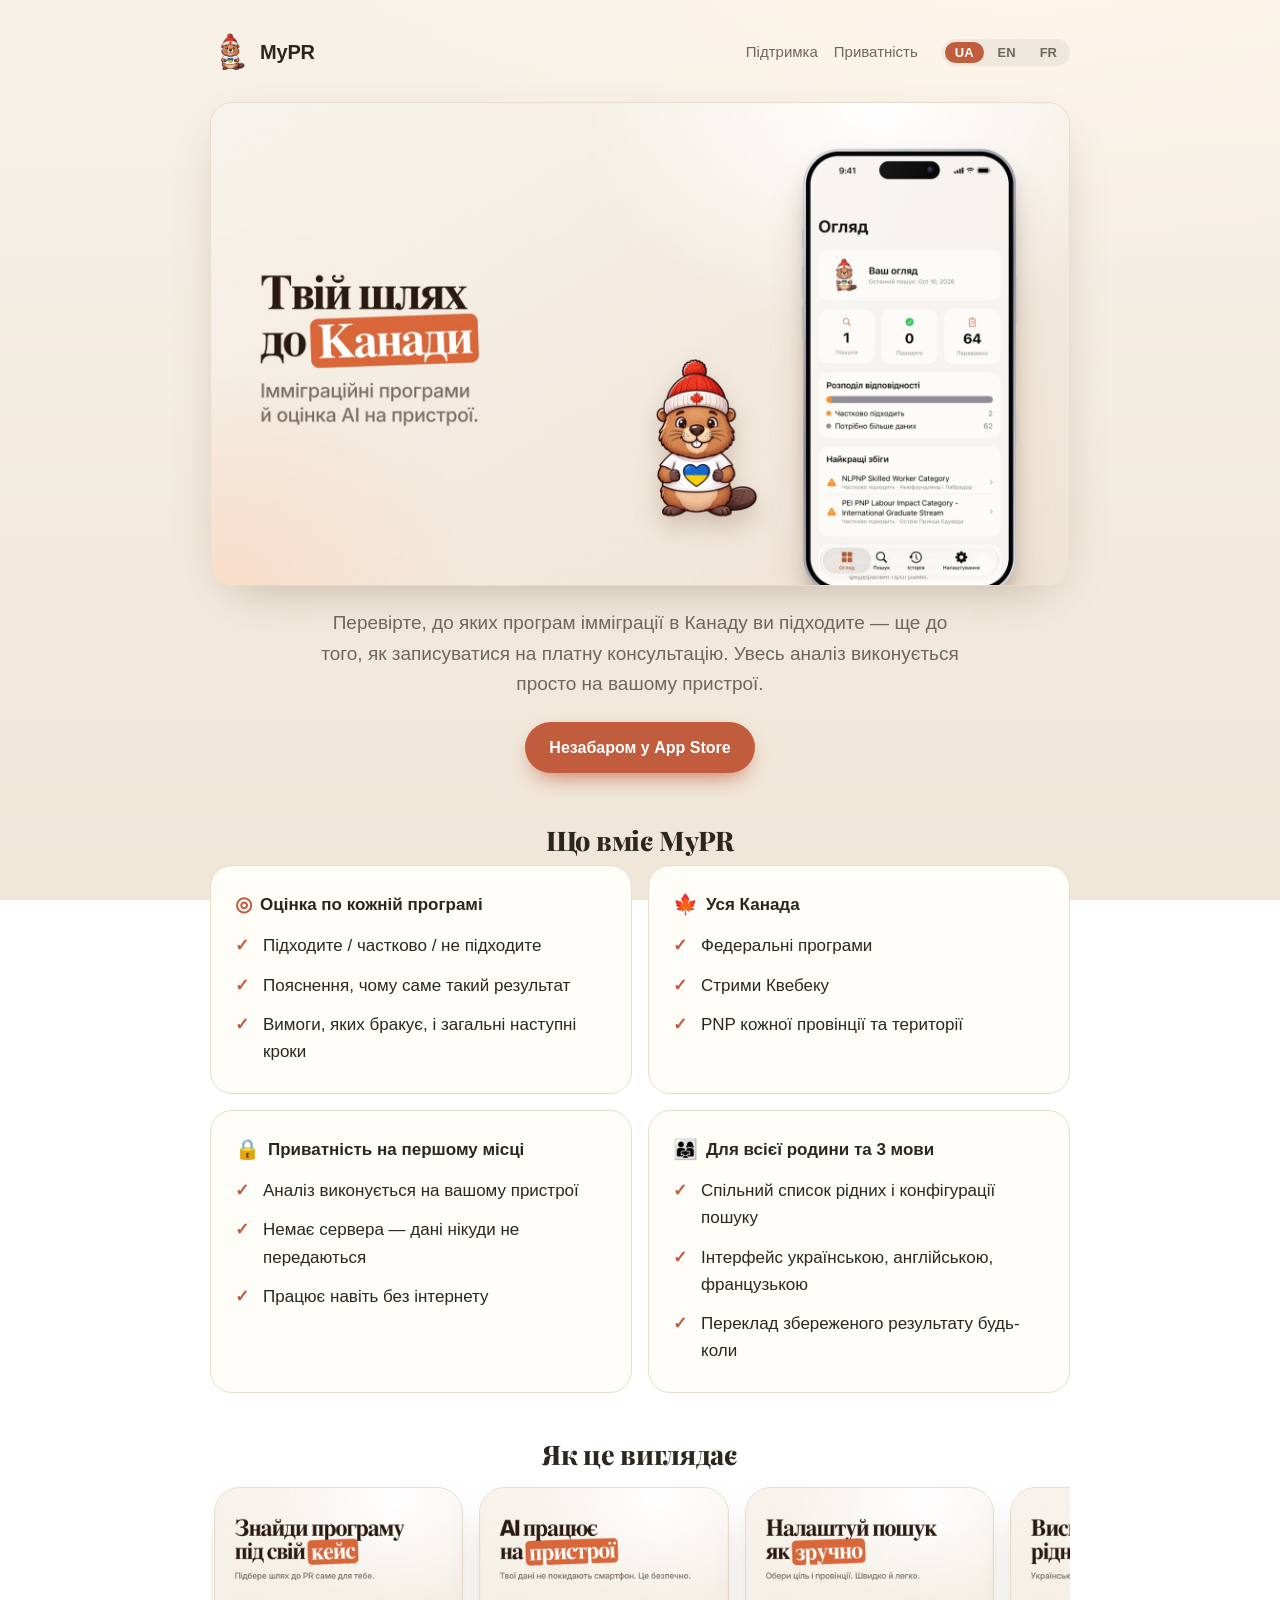
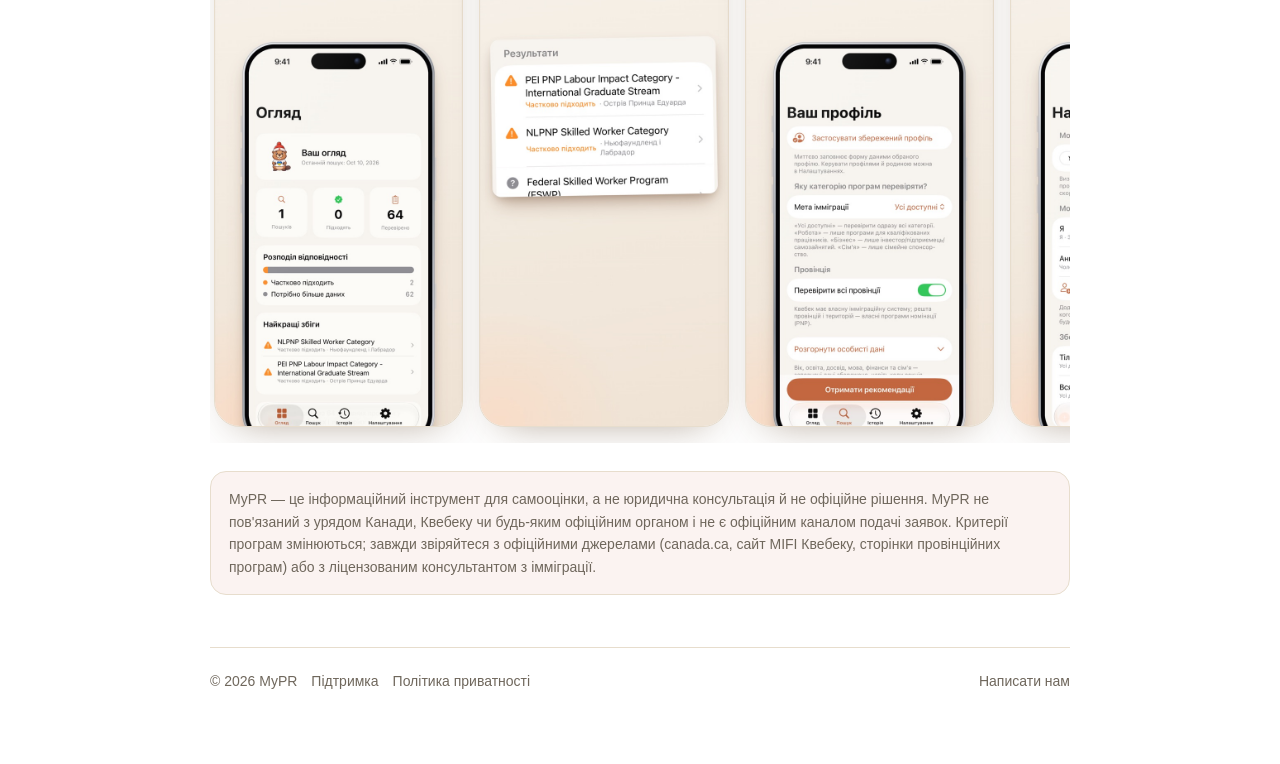
<file: index.html>
<!DOCTYPE html>
<html lang="uk">
<head>
  <meta charset="utf-8">
  <meta name="viewport" content="width=device-width, initial-scale=1">
  <title>MyPR — твій шлях до Канади</title>
  <meta name="description" content="MyPR аналізує ваш профіль за критеріями федеральних програм, Квебеку та всіх провінцій Канади. Увесь аналіз — на вашому пристрої, без серверів.">
  <link rel="icon" href="assets/beaver.png">
  <link rel="apple-touch-icon" href="assets/beaver.png">
  <link rel="preconnect" href="https://fonts.googleapis.com">
  <link rel="preconnect" href="https://fonts.gstatic.com" crossorigin>
  <link href="https://fonts.googleapis.com/css2?family=Playfair+Display:wght@700;800&display=swap" rel="stylesheet">
  <link rel="stylesheet" href="styles.css">
</head>
<body>
  <div class="wrap">
    <header class="site">
      <a class="brand" href="index.html">
        <img src="assets/beaver.png" alt="MyPR">
        <span class="name">MyPR</span>
      </a>
      <nav class="site">
        <a class="navlink" href="support.html">Підтримка</a>
        <a class="navlink" href="privacy.html">Приватність</a>
        <span class="lang-switch">
          <a class="active" href="index.html">UA</a>
          <a href="en/index.html">EN</a>
          <a href="fr/index.html">FR</a>
        </span>
      </nav>
    </header>

    <section class="hero">
      <h1 class="sr-only">MyPR — перевірте, до яких програм імміграції в Канаду ви підходите</h1>
      <img class="hero-banner" src="assets/hero-ua.jpg" alt="MyPR — твій шлях до Канади: імміграційні програми й оцінка AI на пристрої">
      <p class="lead">Перевірте, до яких програм імміграції в Канаду ви підходите — ще до того, як записуватися на платну консультацію. Увесь аналіз виконується просто на вашому пристрої.</p>
      <a class="cta" href="#">Незабаром у App Store</a>
    </section>

    <h2 class="display">Що вміє MyPR</h2>
    <div class="cards">
      <div class="card">
        <h3><span class="ic">◎</span> Оцінка по кожній програмі</h3>
        <ul class="features">
          <li>Підходите / частково / не підходите</li>
          <li>Пояснення, чому саме такий результат</li>
          <li>Вимоги, яких бракує, і загальні наступні кроки</li>
        </ul>
      </div>
      <div class="card">
        <h3><span class="ic">🍁</span> Уся Канада</h3>
        <ul class="features">
          <li>Федеральні програми</li>
          <li>Стрими Квебеку</li>
          <li>PNP кожної провінції та території</li>
        </ul>
      </div>
      <div class="card">
        <h3><span class="ic">🔒</span> Приватність на першому місці</h3>
        <ul class="features">
          <li>Аналіз виконується на вашому пристрої</li>
          <li>Немає сервера — дані нікуди не передаються</li>
          <li>Працює навіть без інтернету</li>
        </ul>
      </div>
      <div class="card">
        <h3><span class="ic">👨‍👩‍👧</span> Для всієї родини та 3 мови</h3>
        <ul class="features">
          <li>Спільний список рідних і конфігурації пошуку</li>
          <li>Інтерфейс українською, англійською, французькою</li>
          <li>Переклад збереженого результату будь-коли</li>
        </ul>
      </div>
    </div>

    <h2 class="display">Як це виглядає</h2>
    <div class="gallery">
      <img src="assets/ua/01.jpg" alt="Знайди програму під свій кейс">
      <img src="assets/ua/02.jpg" alt="Огляд і статистика відповідності">
      <img src="assets/ua/03.jpg" alt="Детальна оцінка програми">
      <img src="assets/ua/04.jpg" alt="Налаштування та профіль">
    </div>

    <div class="disclaimer">
      MyPR — це інформаційний інструмент для самооцінки, а не юридична консультація й не офіційне рішення. MyPR не пов'язаний з урядом Канади, Квебеку чи будь-яким офіційним органом і не є офіційним каналом подачі заявок. Критерії програм змінюються; завжди звіряйтеся з офіційними джерелами (canada.ca, сайт MIFI Квебеку, сторінки провінційних програм) або з ліцензованим консультантом з імміграції.
    </div>

    <footer class="site">
      <span>© 2026 MyPR</span>
      <a href="support.html">Підтримка</a>
      <a href="privacy.html">Політика приватності</a>
      <span class="spacer"></span>
      <a href="mailto:morozpavlo.ios.developer@gmail.com">Написати нам</a>
    </footer>
  </div>
</body>
</html>
</file>
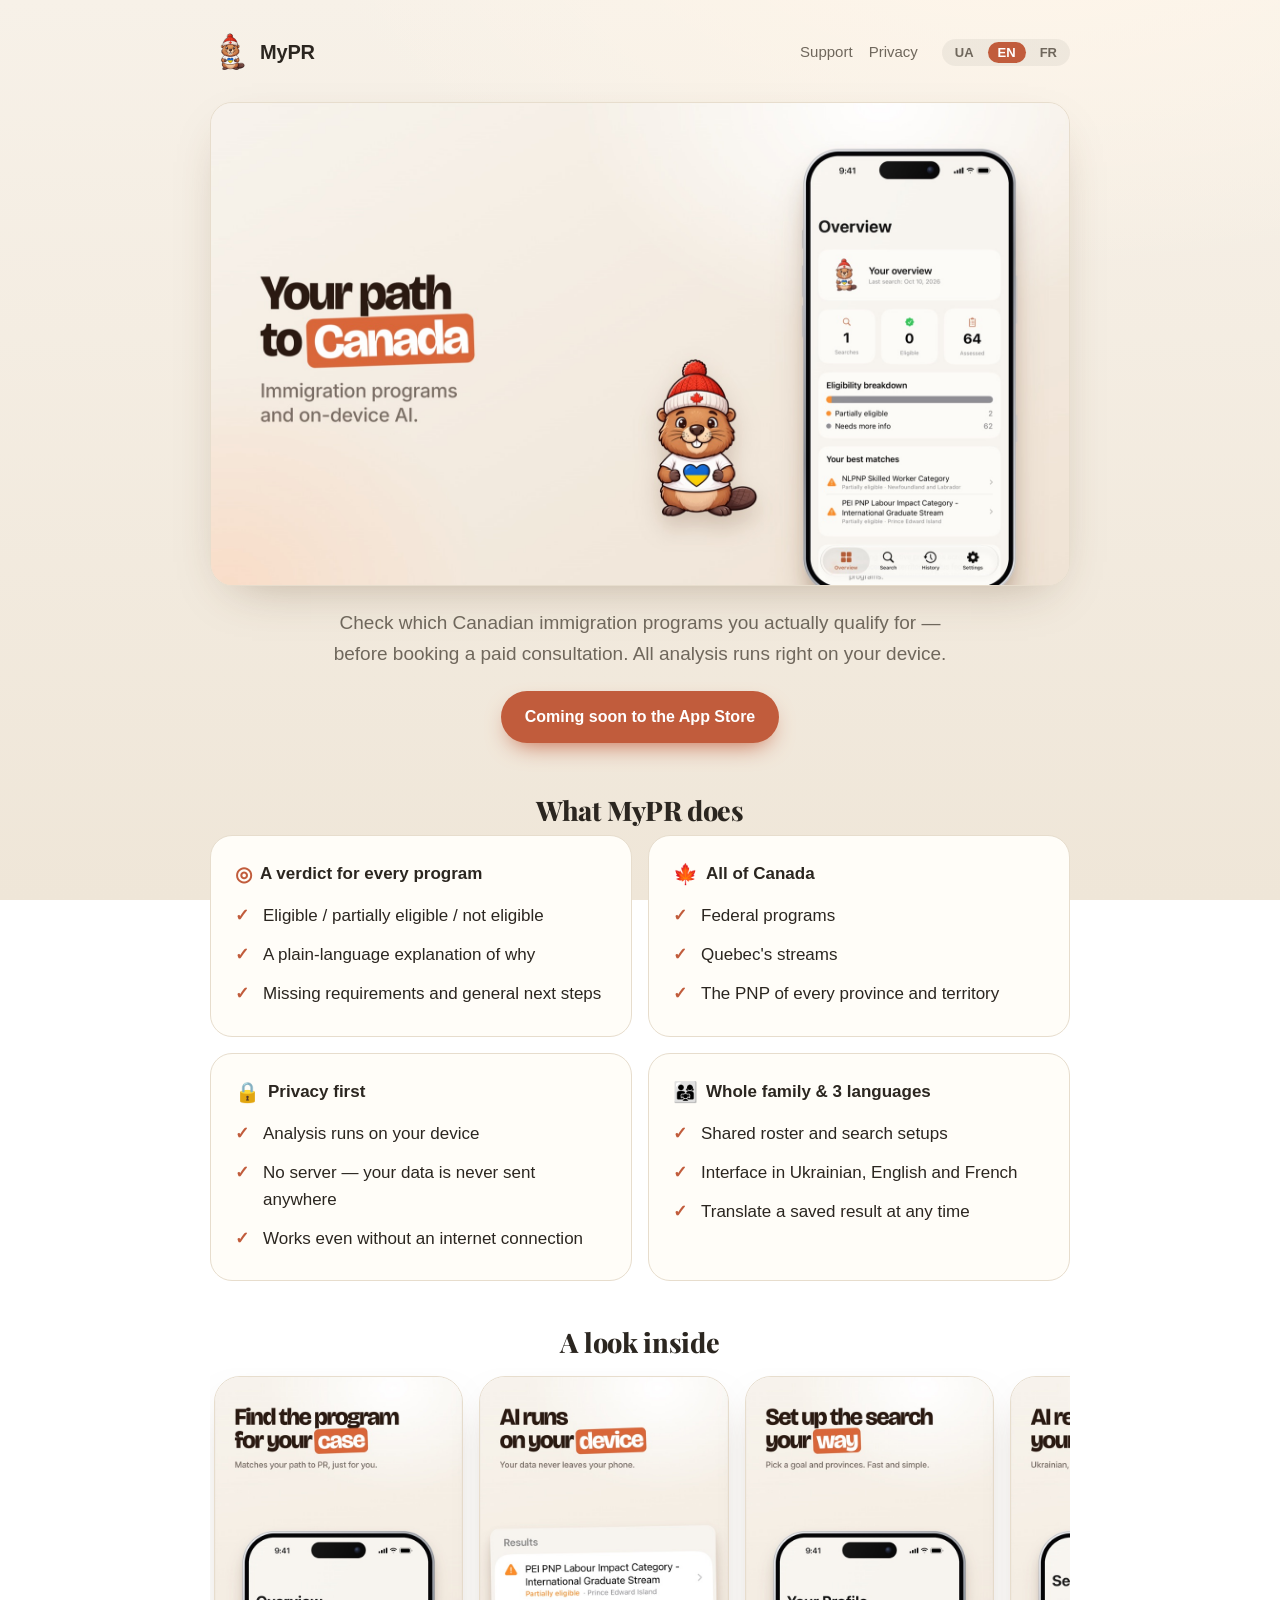
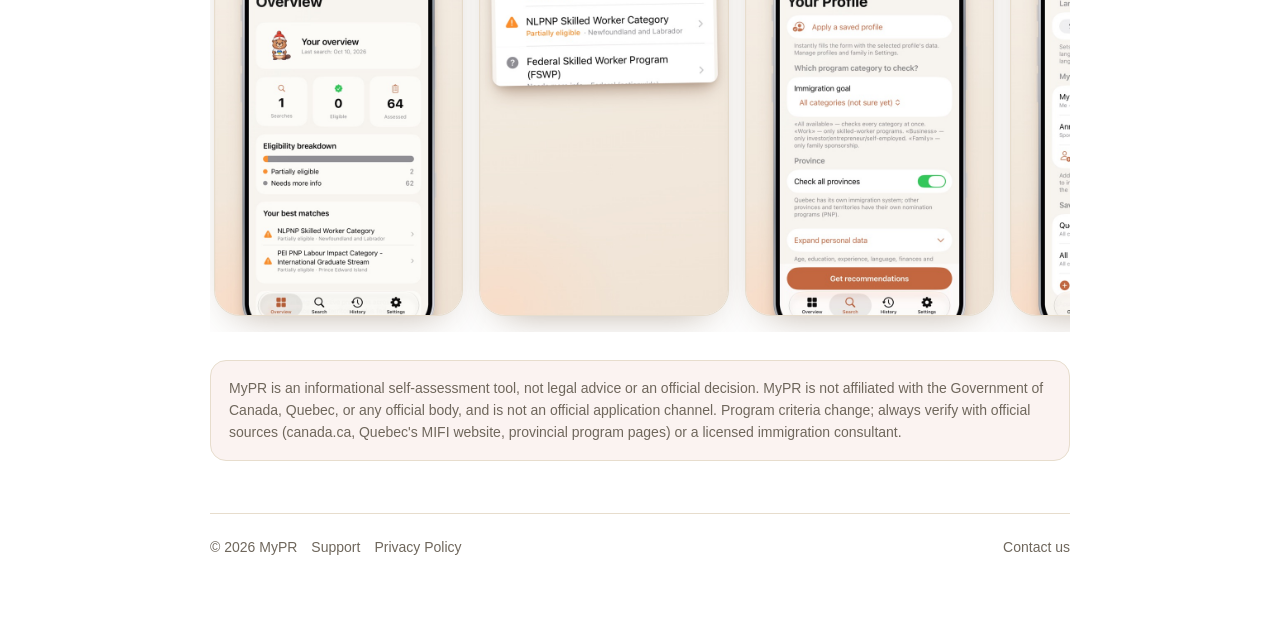
<file: en/index.html>
<!DOCTYPE html>
<html lang="en">
<head>
  <meta charset="utf-8">
  <meta name="viewport" content="width=device-width, initial-scale=1">
  <title>MyPR — your path to Canada</title>
  <meta name="description" content="MyPR checks your profile against the criteria of federal programs, Quebec and every Canadian province. All analysis runs on your device, with no servers.">
  <link rel="icon" href="../assets/beaver.png">
  <link rel="apple-touch-icon" href="../assets/beaver.png">
  <link rel="preconnect" href="https://fonts.googleapis.com">
  <link rel="preconnect" href="https://fonts.gstatic.com" crossorigin>
  <link href="https://fonts.googleapis.com/css2?family=Playfair+Display:wght@700;800&display=swap" rel="stylesheet">
  <link rel="stylesheet" href="../styles.css">
</head>
<body>
  <div class="wrap">
    <header class="site">
      <a class="brand" href="index.html">
        <img src="../assets/beaver.png" alt="MyPR">
        <span class="name">MyPR</span>
      </a>
      <nav class="site">
        <a class="navlink" href="support.html">Support</a>
        <a class="navlink" href="privacy.html">Privacy</a>
        <span class="lang-switch">
          <a href="../index.html">UA</a>
          <a class="active" href="index.html">EN</a>
          <a href="../fr/index.html">FR</a>
        </span>
      </nav>
    </header>

    <section class="hero">
      <h1 class="sr-only">MyPR — check which Canadian immigration programs you qualify for</h1>
      <img class="hero-banner" src="../assets/hero-en.jpg" alt="MyPR — your path to Canada: immigration programs and on-device AI assessment">
      <p class="lead">Check which Canadian immigration programs you actually qualify for — before booking a paid consultation. All analysis runs right on your device.</p>
      <a class="cta" href="#">Coming soon to the App Store</a>
    </section>

    <h2 class="display">What MyPR does</h2>
    <div class="cards">
      <div class="card">
        <h3><span class="ic">◎</span> A verdict for every program</h3>
        <ul class="features">
          <li>Eligible / partially eligible / not eligible</li>
          <li>A plain-language explanation of why</li>
          <li>Missing requirements and general next steps</li>
        </ul>
      </div>
      <div class="card">
        <h3><span class="ic">🍁</span> All of Canada</h3>
        <ul class="features">
          <li>Federal programs</li>
          <li>Quebec's streams</li>
          <li>The PNP of every province and territory</li>
        </ul>
      </div>
      <div class="card">
        <h3><span class="ic">🔒</span> Privacy first</h3>
        <ul class="features">
          <li>Analysis runs on your device</li>
          <li>No server — your data is never sent anywhere</li>
          <li>Works even without an internet connection</li>
        </ul>
      </div>
      <div class="card">
        <h3><span class="ic">👨‍👩‍👧</span> Whole family &amp; 3 languages</h3>
        <ul class="features">
          <li>Shared roster and search setups</li>
          <li>Interface in Ukrainian, English and French</li>
          <li>Translate a saved result at any time</li>
        </ul>
      </div>
    </div>

    <h2 class="display">A look inside</h2>
    <div class="gallery">
      <img src="../assets/en/01.jpg" alt="Find the program that fits your case">
      <img src="../assets/en/02.jpg" alt="Overview and eligibility stats">
      <img src="../assets/en/03.jpg" alt="Detailed program assessment">
      <img src="../assets/en/04.jpg" alt="Settings and profile">
    </div>

    <div class="disclaimer">
      MyPR is an informational self-assessment tool, not legal advice or an official decision. MyPR is not affiliated with the Government of Canada, Quebec, or any official body, and is not an official application channel. Program criteria change; always verify with official sources (canada.ca, Quebec's MIFI website, provincial program pages) or a licensed immigration consultant.
    </div>

    <footer class="site">
      <span>© 2026 MyPR</span>
      <a href="support.html">Support</a>
      <a href="privacy.html">Privacy Policy</a>
      <span class="spacer"></span>
      <a href="mailto:morozpavlo.ios.developer@gmail.com">Contact us</a>
    </footer>
  </div>
</body>
</html>
</file>
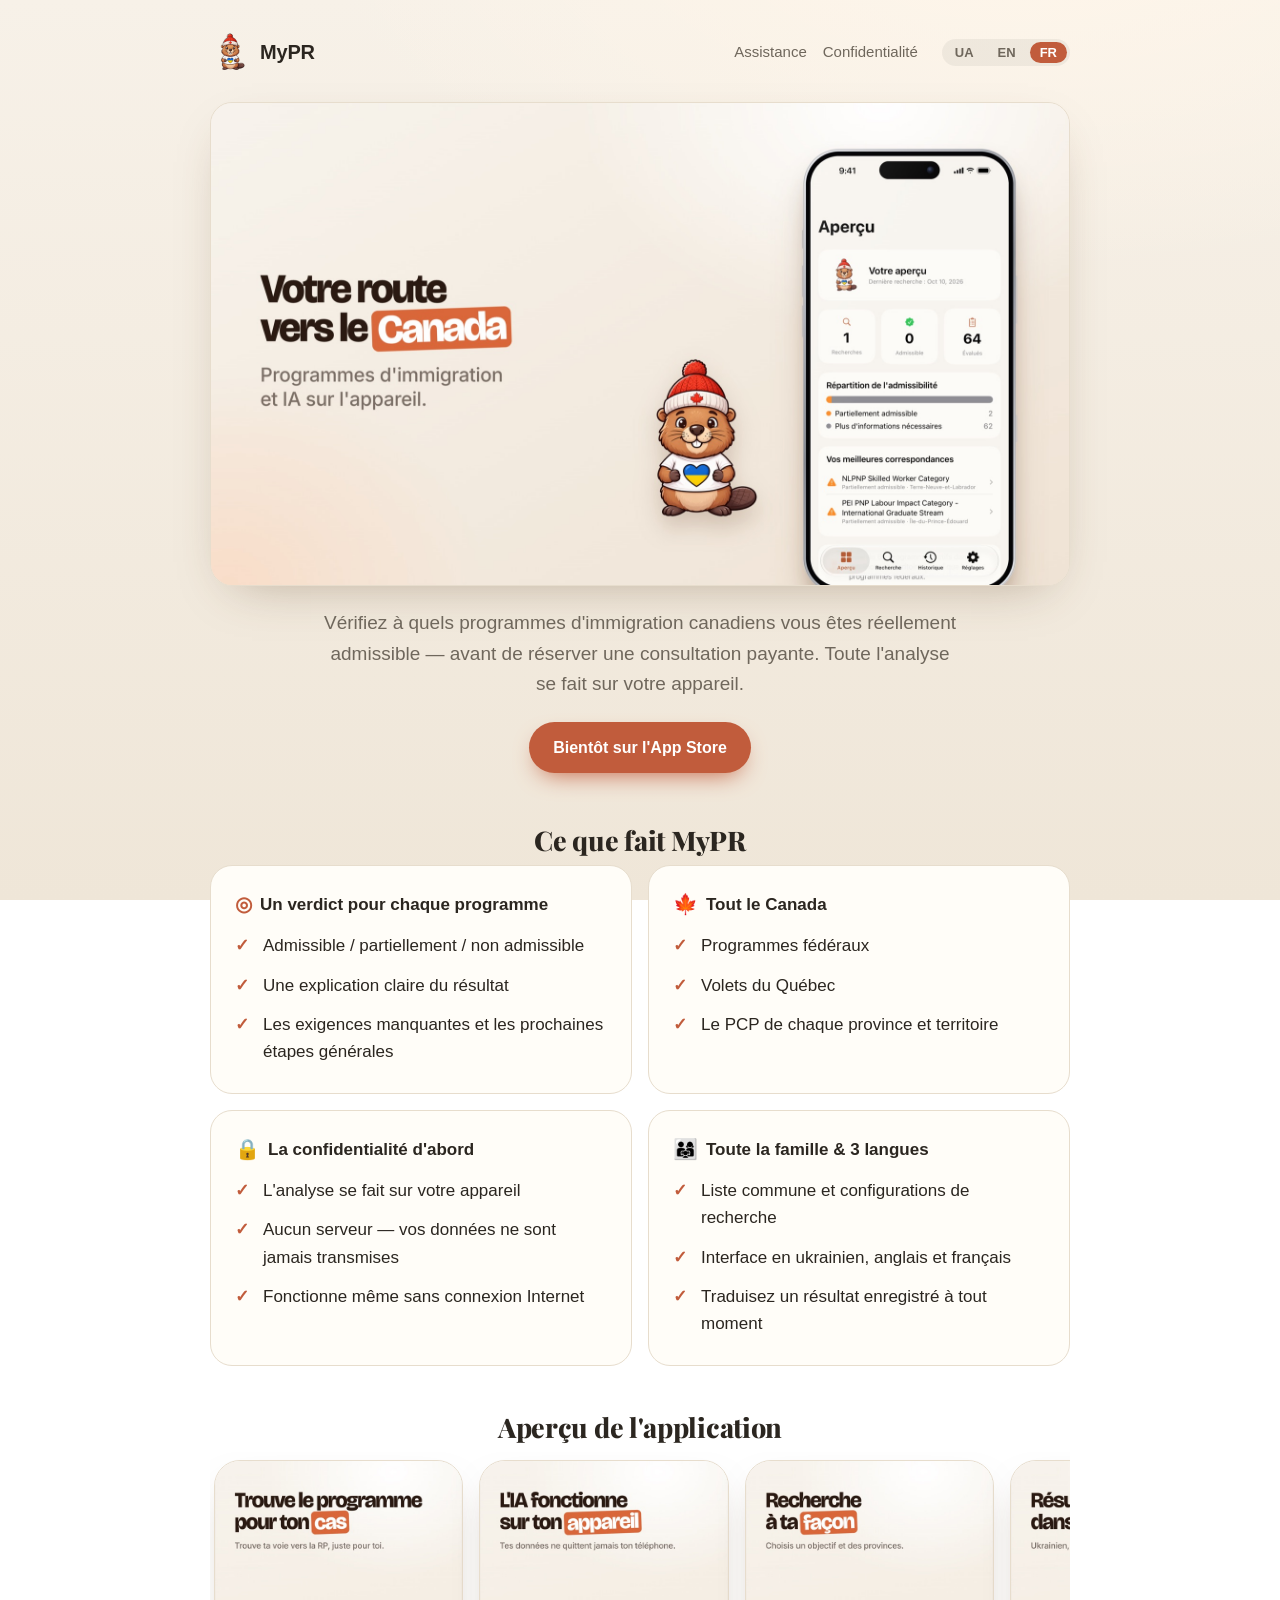
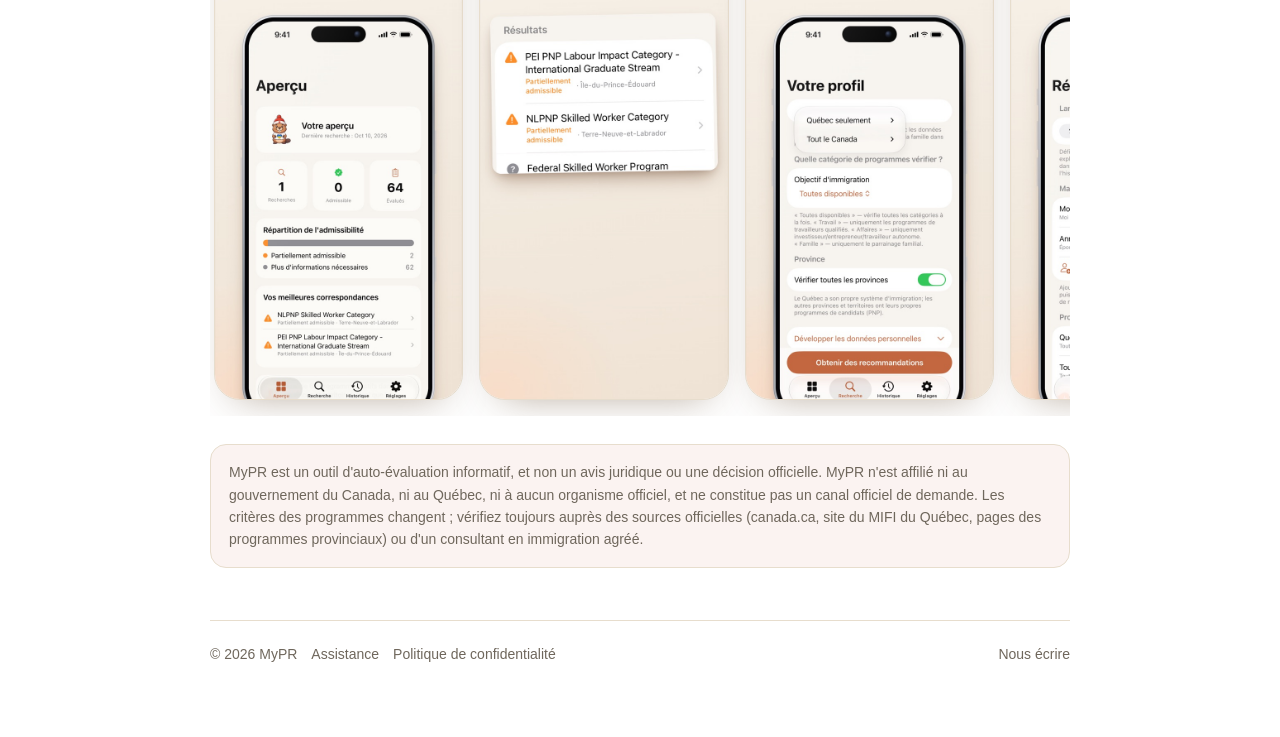
<file: fr/index.html>
<!DOCTYPE html>
<html lang="fr">
<head>
  <meta charset="utf-8">
  <meta name="viewport" content="width=device-width, initial-scale=1">
  <title>MyPR — votre chemin vers le Canada</title>
  <meta name="description" content="MyPR évalue votre profil selon les critères des programmes fédéraux, du Québec et de chaque province du Canada. Toute l'analyse se fait sur votre appareil, sans serveur.">
  <link rel="icon" href="../assets/beaver.png">
  <link rel="apple-touch-icon" href="../assets/beaver.png">
  <link rel="preconnect" href="https://fonts.googleapis.com">
  <link rel="preconnect" href="https://fonts.gstatic.com" crossorigin>
  <link href="https://fonts.googleapis.com/css2?family=Playfair+Display:wght@700;800&display=swap" rel="stylesheet">
  <link rel="stylesheet" href="../styles.css">
</head>
<body>
  <div class="wrap">
    <header class="site">
      <a class="brand" href="index.html">
        <img src="../assets/beaver.png" alt="MyPR">
        <span class="name">MyPR</span>
      </a>
      <nav class="site">
        <a class="navlink" href="support.html">Assistance</a>
        <a class="navlink" href="privacy.html">Confidentialité</a>
        <span class="lang-switch">
          <a href="../index.html">UA</a>
          <a href="../en/index.html">EN</a>
          <a class="active" href="index.html">FR</a>
        </span>
      </nav>
    </header>

    <section class="hero">
      <h1 class="sr-only">MyPR — vérifiez à quels programmes d'immigration canadiens vous êtes admissible</h1>
      <img class="hero-banner" src="../assets/hero-fr.jpg" alt="MyPR — votre chemin vers le Canada : programmes d'immigration et évaluation par IA sur l'appareil">
      <p class="lead">Vérifiez à quels programmes d'immigration canadiens vous êtes réellement admissible — avant de réserver une consultation payante. Toute l'analyse se fait sur votre appareil.</p>
      <a class="cta" href="#">Bientôt sur l'App Store</a>
    </section>

    <h2 class="display">Ce que fait MyPR</h2>
    <div class="cards">
      <div class="card">
        <h3><span class="ic">◎</span> Un verdict pour chaque programme</h3>
        <ul class="features">
          <li>Admissible / partiellement / non admissible</li>
          <li>Une explication claire du résultat</li>
          <li>Les exigences manquantes et les prochaines étapes générales</li>
        </ul>
      </div>
      <div class="card">
        <h3><span class="ic">🍁</span> Tout le Canada</h3>
        <ul class="features">
          <li>Programmes fédéraux</li>
          <li>Volets du Québec</li>
          <li>Le PCP de chaque province et territoire</li>
        </ul>
      </div>
      <div class="card">
        <h3><span class="ic">🔒</span> La confidentialité d'abord</h3>
        <ul class="features">
          <li>L'analyse se fait sur votre appareil</li>
          <li>Aucun serveur — vos données ne sont jamais transmises</li>
          <li>Fonctionne même sans connexion Internet</li>
        </ul>
      </div>
      <div class="card">
        <h3><span class="ic">👨‍👩‍👧</span> Toute la famille &amp; 3 langues</h3>
        <ul class="features">
          <li>Liste commune et configurations de recherche</li>
          <li>Interface en ukrainien, anglais et français</li>
          <li>Traduisez un résultat enregistré à tout moment</li>
        </ul>
      </div>
    </div>

    <h2 class="display">Aperçu de l'application</h2>
    <div class="gallery">
      <img src="../assets/fr/01.jpg" alt="Trouvez le programme adapté à votre cas">
      <img src="../assets/fr/02.jpg" alt="Aperçu et statistiques d'admissibilité">
      <img src="../assets/fr/03.jpg" alt="Évaluation détaillée d'un programme">
      <img src="../assets/fr/04.jpg" alt="Réglages et profil">
    </div>

    <div class="disclaimer">
      MyPR est un outil d'auto-évaluation informatif, et non un avis juridique ou une décision officielle. MyPR n'est affilié ni au gouvernement du Canada, ni au Québec, ni à aucun organisme officiel, et ne constitue pas un canal officiel de demande. Les critères des programmes changent ; vérifiez toujours auprès des sources officielles (canada.ca, site du MIFI du Québec, pages des programmes provinciaux) ou d'un consultant en immigration agréé.
    </div>

    <footer class="site">
      <span>© 2026 MyPR</span>
      <a href="support.html">Assistance</a>
      <a href="privacy.html">Politique de confidentialité</a>
      <span class="spacer"></span>
      <a href="mailto:morozpavlo.ios.developer@gmail.com">Nous écrire</a>
    </footer>
  </div>
</body>
</html>
</file>
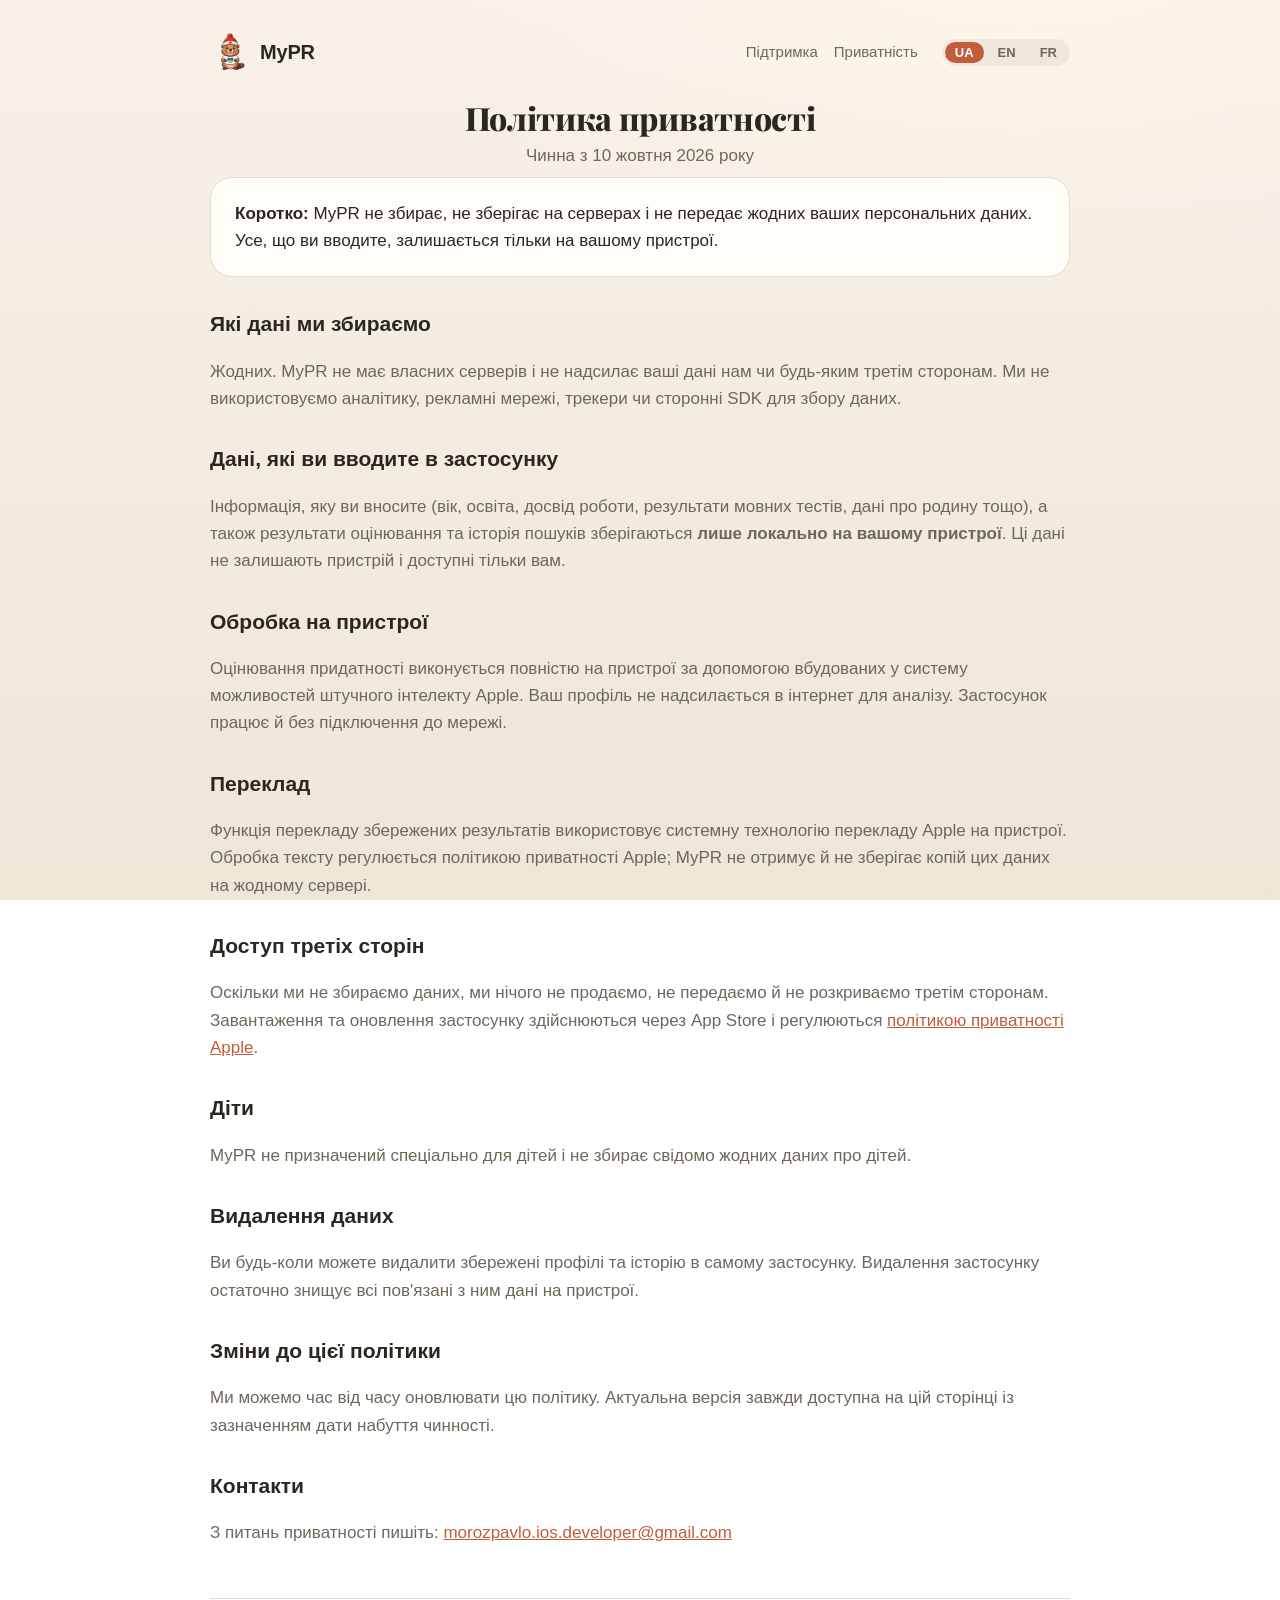
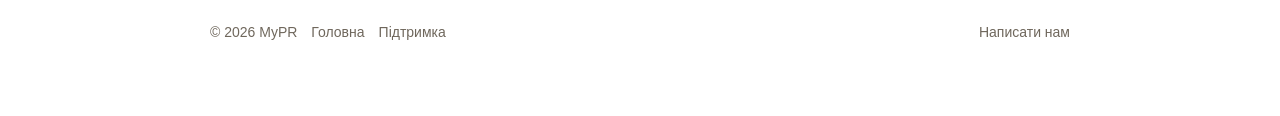
<file: privacy.html>
<!DOCTYPE html>
<html lang="uk">
<head>
  <meta charset="utf-8">
  <meta name="viewport" content="width=device-width, initial-scale=1">
  <title>Політика приватності — MyPR</title>
  <meta name="description" content="Політика приватності застосунку MyPR. MyPR не збирає й не передає жодних персональних даних — усе зберігається лише на вашому пристрої.">
  <link rel="icon" href="assets/beaver.png">
  <link rel="apple-touch-icon" href="assets/beaver.png">
  <link rel="preconnect" href="https://fonts.googleapis.com">
  <link rel="preconnect" href="https://fonts.gstatic.com" crossorigin>
  <link href="https://fonts.googleapis.com/css2?family=Playfair+Display:wght@700;800&display=swap" rel="stylesheet">
  <link rel="stylesheet" href="styles.css">
</head>
<body>
  <div class="wrap">
    <header class="site">
      <a class="brand" href="index.html">
        <img src="assets/beaver.png" alt="MyPR">
        <span class="name">MyPR</span>
      </a>
      <nav class="site">
        <a class="navlink" href="support.html">Підтримка</a>
        <a class="navlink" href="privacy.html">Приватність</a>
        <span class="lang-switch">
          <a class="active" href="privacy.html">UA</a>
          <a href="en/privacy.html">EN</a>
          <a href="fr/privacy.html">FR</a>
        </span>
      </nav>
    </header>

    <h1 class="display page-title">Політика приватності</h1>
    <p class="page-sub">Чинна з 10 жовтня 2026 року</p>

    <div class="card">
      <p style="margin:0"><strong>Коротко:</strong> MyPR не збирає, не зберігає на серверах і не передає жодних ваших персональних даних. Усе, що ви вводите, залишається тільки на вашому пристрої.</p>
    </div>

    <div class="prose">
      <h2>Які дані ми збираємо</h2>
      <p>Жодних. MyPR не має власних серверів і не надсилає ваші дані нам чи будь-яким третім сторонам. Ми не використовуємо аналітику, рекламні мережі, трекери чи сторонні SDK для збору даних.</p>

      <h2>Дані, які ви вводите в застосунку</h2>
      <p>Інформація, яку ви вносите (вік, освіта, досвід роботи, результати мовних тестів, дані про родину тощо), а також результати оцінювання та історія пошуків зберігаються <strong>лише локально на вашому пристрої</strong>. Ці дані не залишають пристрій і доступні тільки вам.</p>

      <h2>Обробка на пристрої</h2>
      <p>Оцінювання придатності виконується повністю на пристрої за допомогою вбудованих у систему можливостей штучного інтелекту Apple. Ваш профіль не надсилається в інтернет для аналізу. Застосунок працює й без підключення до мережі.</p>

      <h2>Переклад</h2>
      <p>Функція перекладу збережених результатів використовує системну технологію перекладу Apple на пристрої. Обробка тексту регулюється політикою приватності Apple; MyPR не отримує й не зберігає копій цих даних на жодному сервері.</p>

      <h2>Доступ третіх сторін</h2>
      <p>Оскільки ми не збираємо даних, ми нічого не продаємо, не передаємо й не розкриваємо третім сторонам. Завантаження та оновлення застосунку здійснюються через App Store і регулюються <a href="https://www.apple.com/legal/privacy/">політикою приватності Apple</a>.</p>

      <h2>Діти</h2>
      <p>MyPR не призначений спеціально для дітей і не збирає свідомо жодних даних про дітей.</p>

      <h2>Видалення даних</h2>
      <p>Ви будь-коли можете видалити збережені профілі та історію в самому застосунку. Видалення застосунку остаточно знищує всі пов'язані з ним дані на пристрої.</p>

      <h2>Зміни до цієї політики</h2>
      <p>Ми можемо час від часу оновлювати цю політику. Актуальна версія завжди доступна на цій сторінці із зазначенням дати набуття чинності.</p>

      <h2>Контакти</h2>
      <p>З питань приватності пишіть: <a href="mailto:morozpavlo.ios.developer@gmail.com">morozpavlo.ios.developer@gmail.com</a></p>
    </div>

    <footer class="site">
      <span>© 2026 MyPR</span>
      <a href="index.html">Головна</a>
      <a href="support.html">Підтримка</a>
      <span class="spacer"></span>
      <a href="mailto:morozpavlo.ios.developer@gmail.com">Написати нам</a>
    </footer>
  </div>
</body>
</html>
</file>
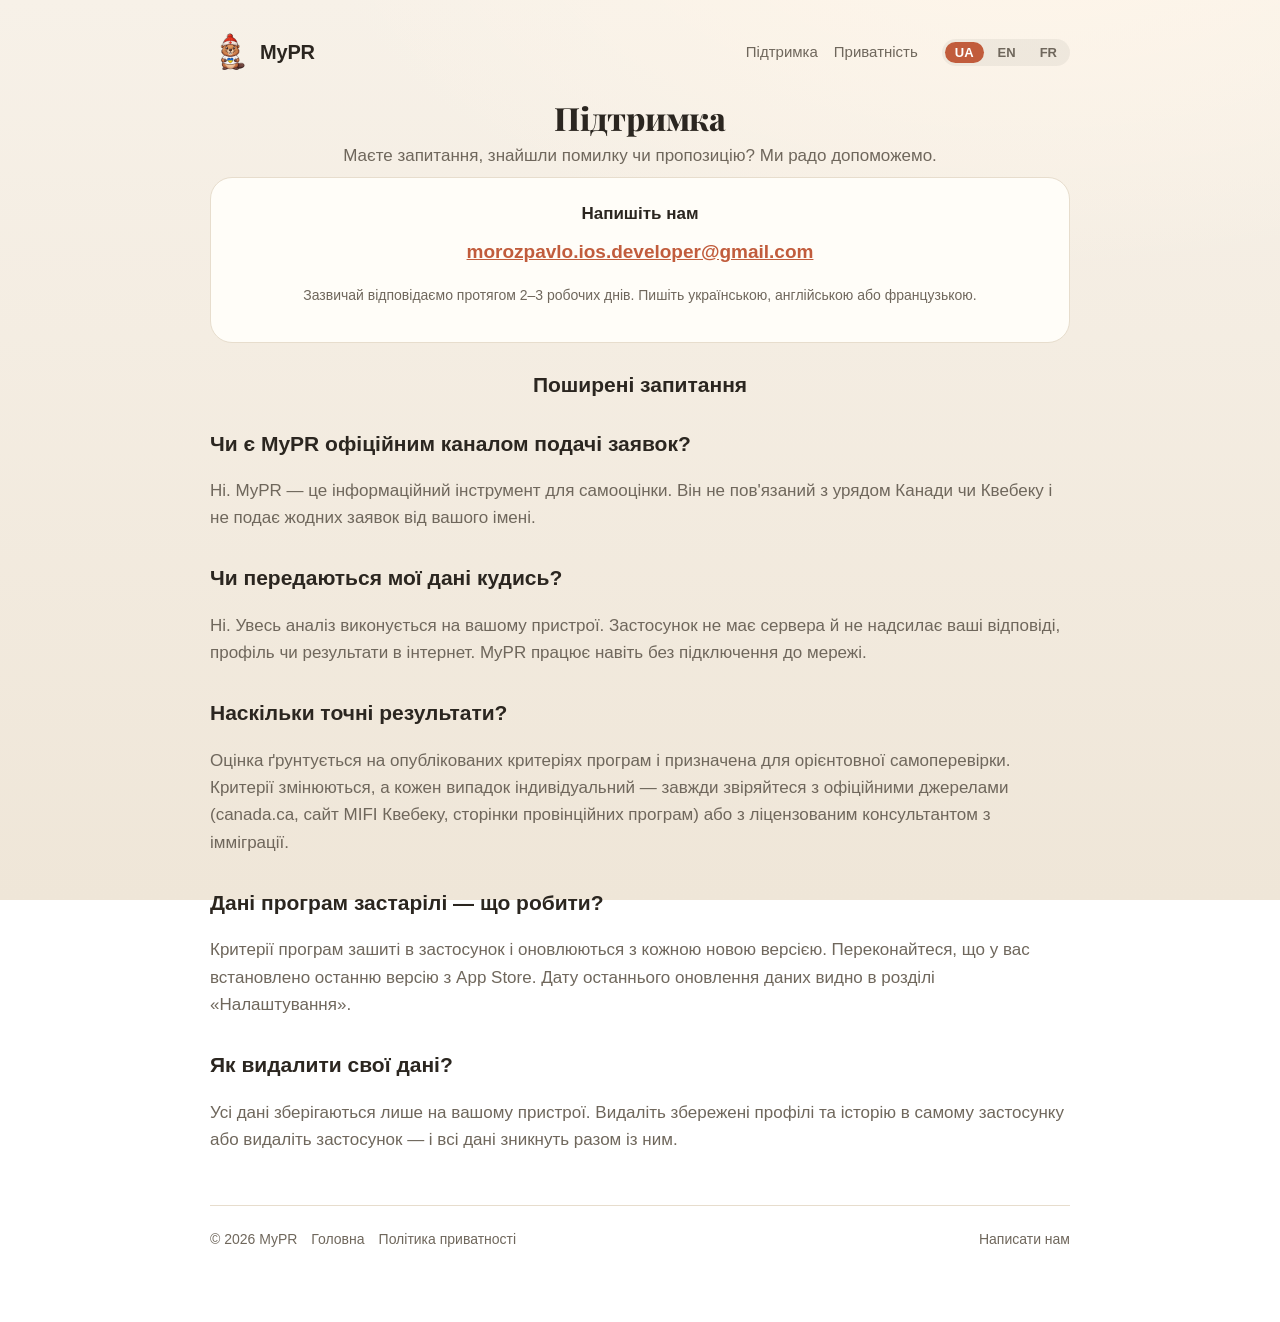
<file: support.html>
<!DOCTYPE html>
<html lang="uk">
<head>
  <meta charset="utf-8">
  <meta name="viewport" content="width=device-width, initial-scale=1">
  <title>Підтримка — MyPR</title>
  <meta name="description" content="Підтримка застосунку MyPR: як звʼязатися з нами та відповіді на поширені запитання.">
  <link rel="icon" href="assets/beaver.png">
  <link rel="apple-touch-icon" href="assets/beaver.png">
  <link rel="preconnect" href="https://fonts.googleapis.com">
  <link rel="preconnect" href="https://fonts.gstatic.com" crossorigin>
  <link href="https://fonts.googleapis.com/css2?family=Playfair+Display:wght@700;800&display=swap" rel="stylesheet">
  <link rel="stylesheet" href="styles.css">
</head>
<body>
  <div class="wrap">
    <header class="site">
      <a class="brand" href="index.html">
        <img src="assets/beaver.png" alt="MyPR">
        <span class="name">MyPR</span>
      </a>
      <nav class="site">
        <a class="navlink" href="support.html">Підтримка</a>
        <a class="navlink" href="privacy.html">Приватність</a>
        <span class="lang-switch">
          <a class="active" href="support.html">UA</a>
          <a href="en/support.html">EN</a>
          <a href="fr/support.html">FR</a>
        </span>
      </nav>
    </header>

    <h1 class="display page-title">Підтримка</h1>
    <p class="page-sub">Маєте запитання, знайшли помилку чи пропозицію? Ми радо допоможемо.</p>

    <div class="card" style="text-align:center">
      <h3 style="justify-content:center">Напишіть нам</h3>
      <a class="contact-mail" href="mailto:morozpavlo.ios.developer@gmail.com">morozpavlo.ios.developer@gmail.com</a>
      <p class="muted" style="color:var(--muted);font-size:14px">Зазвичай відповідаємо протягом 2–3 робочих днів. Пишіть українською, англійською або французькою.</p>
    </div>

    <div class="prose">
      <h2 class="display" style="text-align:center">Поширені запитання</h2>

      <h2>Чи є MyPR офіційним каналом подачі заявок?</h2>
      <p>Ні. MyPR — це інформаційний інструмент для самооцінки. Він не пов'язаний з урядом Канади чи Квебеку і не подає жодних заявок від вашого імені.</p>

      <h2>Чи передаються мої дані кудись?</h2>
      <p>Ні. Увесь аналіз виконується на вашому пристрої. Застосунок не має сервера й не надсилає ваші відповіді, профіль чи результати в інтернет. MyPR працює навіть без підключення до мережі.</p>

      <h2>Наскільки точні результати?</h2>
      <p>Оцінка ґрунтується на опублікованих критеріях програм і призначена для орієнтовної самоперевірки. Критерії змінюються, а кожен випадок індивідуальний — завжди звіряйтеся з офіційними джерелами (canada.ca, сайт MIFI Квебеку, сторінки провінційних програм) або з ліцензованим консультантом з імміграції.</p>

      <h2>Дані програм застарілі — що робити?</h2>
      <p>Критерії програм зашиті в застосунок і оновлюються з кожною новою версією. Переконайтеся, що у вас встановлено останню версію з App Store. Дату останнього оновлення даних видно в розділі «Налаштування».</p>

      <h2>Як видалити свої дані?</h2>
      <p>Усі дані зберігаються лише на вашому пристрої. Видаліть збережені профілі та історію в самому застосунку або видаліть застосунок — і всі дані зникнуть разом із ним.</p>
    </div>

    <footer class="site">
      <span>© 2026 MyPR</span>
      <a href="index.html">Головна</a>
      <a href="privacy.html">Політика приватності</a>
      <span class="spacer"></span>
      <a href="mailto:morozpavlo.ios.developer@gmail.com">Написати нам</a>
    </footer>
  </div>
</body>
</html>
</file>
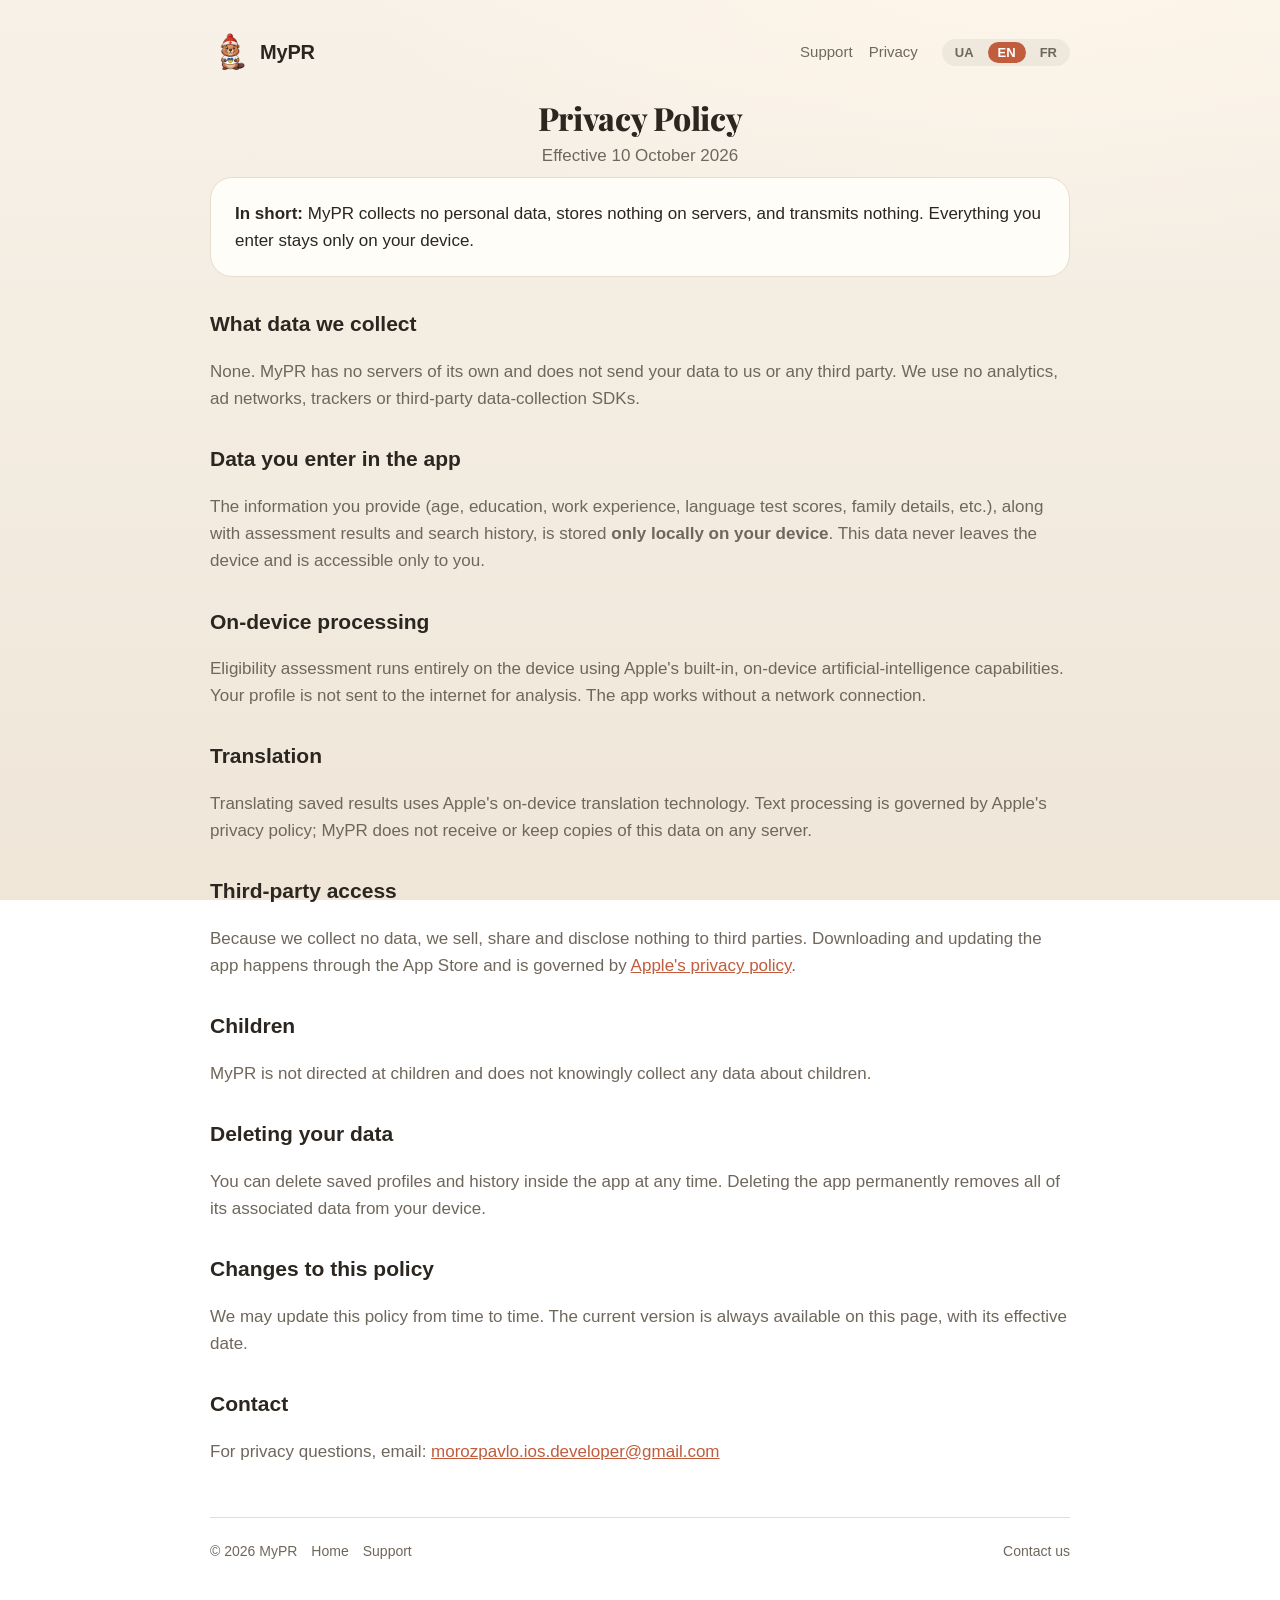
<file: en/privacy.html>
<!DOCTYPE html>
<html lang="en">
<head>
  <meta charset="utf-8">
  <meta name="viewport" content="width=device-width, initial-scale=1">
  <title>Privacy Policy — MyPR</title>
  <meta name="description" content="MyPR privacy policy. MyPR collects and transmits no personal data — everything stays on your device.">
  <link rel="icon" href="../assets/beaver.png">
  <link rel="apple-touch-icon" href="../assets/beaver.png">
  <link rel="preconnect" href="https://fonts.googleapis.com">
  <link rel="preconnect" href="https://fonts.gstatic.com" crossorigin>
  <link href="https://fonts.googleapis.com/css2?family=Playfair+Display:wght@700;800&display=swap" rel="stylesheet">
  <link rel="stylesheet" href="../styles.css">
</head>
<body>
  <div class="wrap">
    <header class="site">
      <a class="brand" href="index.html">
        <img src="../assets/beaver.png" alt="MyPR">
        <span class="name">MyPR</span>
      </a>
      <nav class="site">
        <a class="navlink" href="support.html">Support</a>
        <a class="navlink" href="privacy.html">Privacy</a>
        <span class="lang-switch">
          <a href="../privacy.html">UA</a>
          <a class="active" href="privacy.html">EN</a>
          <a href="../fr/privacy.html">FR</a>
        </span>
      </nav>
    </header>

    <h1 class="display page-title">Privacy Policy</h1>
    <p class="page-sub">Effective 10 October 2026</p>

    <div class="card">
      <p style="margin:0"><strong>In short:</strong> MyPR collects no personal data, stores nothing on servers, and transmits nothing. Everything you enter stays only on your device.</p>
    </div>

    <div class="prose">
      <h2>What data we collect</h2>
      <p>None. MyPR has no servers of its own and does not send your data to us or any third party. We use no analytics, ad networks, trackers or third-party data-collection SDKs.</p>

      <h2>Data you enter in the app</h2>
      <p>The information you provide (age, education, work experience, language test scores, family details, etc.), along with assessment results and search history, is stored <strong>only locally on your device</strong>. This data never leaves the device and is accessible only to you.</p>

      <h2>On-device processing</h2>
      <p>Eligibility assessment runs entirely on the device using Apple's built-in, on-device artificial-intelligence capabilities. Your profile is not sent to the internet for analysis. The app works without a network connection.</p>

      <h2>Translation</h2>
      <p>Translating saved results uses Apple's on-device translation technology. Text processing is governed by Apple's privacy policy; MyPR does not receive or keep copies of this data on any server.</p>

      <h2>Third-party access</h2>
      <p>Because we collect no data, we sell, share and disclose nothing to third parties. Downloading and updating the app happens through the App Store and is governed by <a href="https://www.apple.com/legal/privacy/">Apple's privacy policy</a>.</p>

      <h2>Children</h2>
      <p>MyPR is not directed at children and does not knowingly collect any data about children.</p>

      <h2>Deleting your data</h2>
      <p>You can delete saved profiles and history inside the app at any time. Deleting the app permanently removes all of its associated data from your device.</p>

      <h2>Changes to this policy</h2>
      <p>We may update this policy from time to time. The current version is always available on this page, with its effective date.</p>

      <h2>Contact</h2>
      <p>For privacy questions, email: <a href="mailto:morozpavlo.ios.developer@gmail.com">morozpavlo.ios.developer@gmail.com</a></p>
    </div>

    <footer class="site">
      <span>© 2026 MyPR</span>
      <a href="index.html">Home</a>
      <a href="support.html">Support</a>
      <span class="spacer"></span>
      <a href="mailto:morozpavlo.ios.developer@gmail.com">Contact us</a>
    </footer>
  </div>
</body>
</html>
</file>
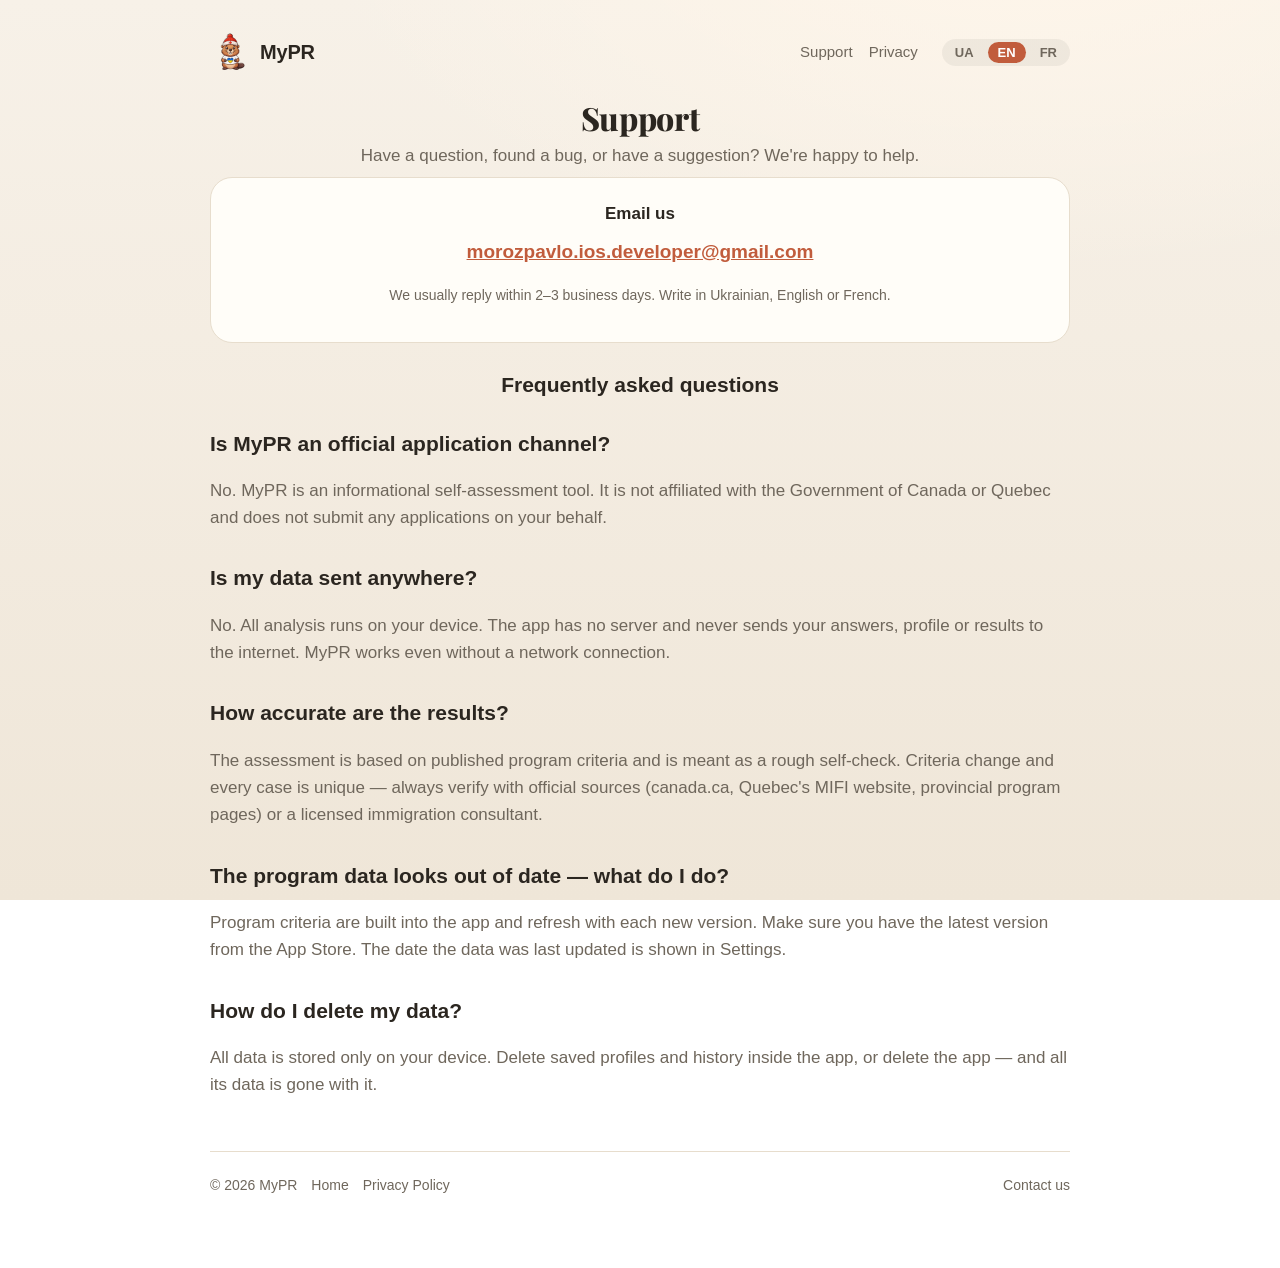
<file: en/support.html>
<!DOCTYPE html>
<html lang="en">
<head>
  <meta charset="utf-8">
  <meta name="viewport" content="width=device-width, initial-scale=1">
  <title>Support — MyPR</title>
  <meta name="description" content="MyPR app support: how to reach us and answers to common questions.">
  <link rel="icon" href="../assets/beaver.png">
  <link rel="apple-touch-icon" href="../assets/beaver.png">
  <link rel="preconnect" href="https://fonts.googleapis.com">
  <link rel="preconnect" href="https://fonts.gstatic.com" crossorigin>
  <link href="https://fonts.googleapis.com/css2?family=Playfair+Display:wght@700;800&display=swap" rel="stylesheet">
  <link rel="stylesheet" href="../styles.css">
</head>
<body>
  <div class="wrap">
    <header class="site">
      <a class="brand" href="index.html">
        <img src="../assets/beaver.png" alt="MyPR">
        <span class="name">MyPR</span>
      </a>
      <nav class="site">
        <a class="navlink" href="support.html">Support</a>
        <a class="navlink" href="privacy.html">Privacy</a>
        <span class="lang-switch">
          <a href="../support.html">UA</a>
          <a class="active" href="support.html">EN</a>
          <a href="../fr/support.html">FR</a>
        </span>
      </nav>
    </header>

    <h1 class="display page-title">Support</h1>
    <p class="page-sub">Have a question, found a bug, or have a suggestion? We're happy to help.</p>

    <div class="card" style="text-align:center">
      <h3 style="justify-content:center">Email us</h3>
      <a class="contact-mail" href="mailto:morozpavlo.ios.developer@gmail.com">morozpavlo.ios.developer@gmail.com</a>
      <p style="color:var(--muted);font-size:14px">We usually reply within 2–3 business days. Write in Ukrainian, English or French.</p>
    </div>

    <div class="prose">
      <h2 class="display" style="text-align:center">Frequently asked questions</h2>

      <h2>Is MyPR an official application channel?</h2>
      <p>No. MyPR is an informational self-assessment tool. It is not affiliated with the Government of Canada or Quebec and does not submit any applications on your behalf.</p>

      <h2>Is my data sent anywhere?</h2>
      <p>No. All analysis runs on your device. The app has no server and never sends your answers, profile or results to the internet. MyPR works even without a network connection.</p>

      <h2>How accurate are the results?</h2>
      <p>The assessment is based on published program criteria and is meant as a rough self-check. Criteria change and every case is unique — always verify with official sources (canada.ca, Quebec's MIFI website, provincial program pages) or a licensed immigration consultant.</p>

      <h2>The program data looks out of date — what do I do?</h2>
      <p>Program criteria are built into the app and refresh with each new version. Make sure you have the latest version from the App Store. The date the data was last updated is shown in Settings.</p>

      <h2>How do I delete my data?</h2>
      <p>All data is stored only on your device. Delete saved profiles and history inside the app, or delete the app — and all its data is gone with it.</p>
    </div>

    <footer class="site">
      <span>© 2026 MyPR</span>
      <a href="index.html">Home</a>
      <a href="privacy.html">Privacy Policy</a>
      <span class="spacer"></span>
      <a href="mailto:morozpavlo.ios.developer@gmail.com">Contact us</a>
    </footer>
  </div>
</body>
</html>
</file>
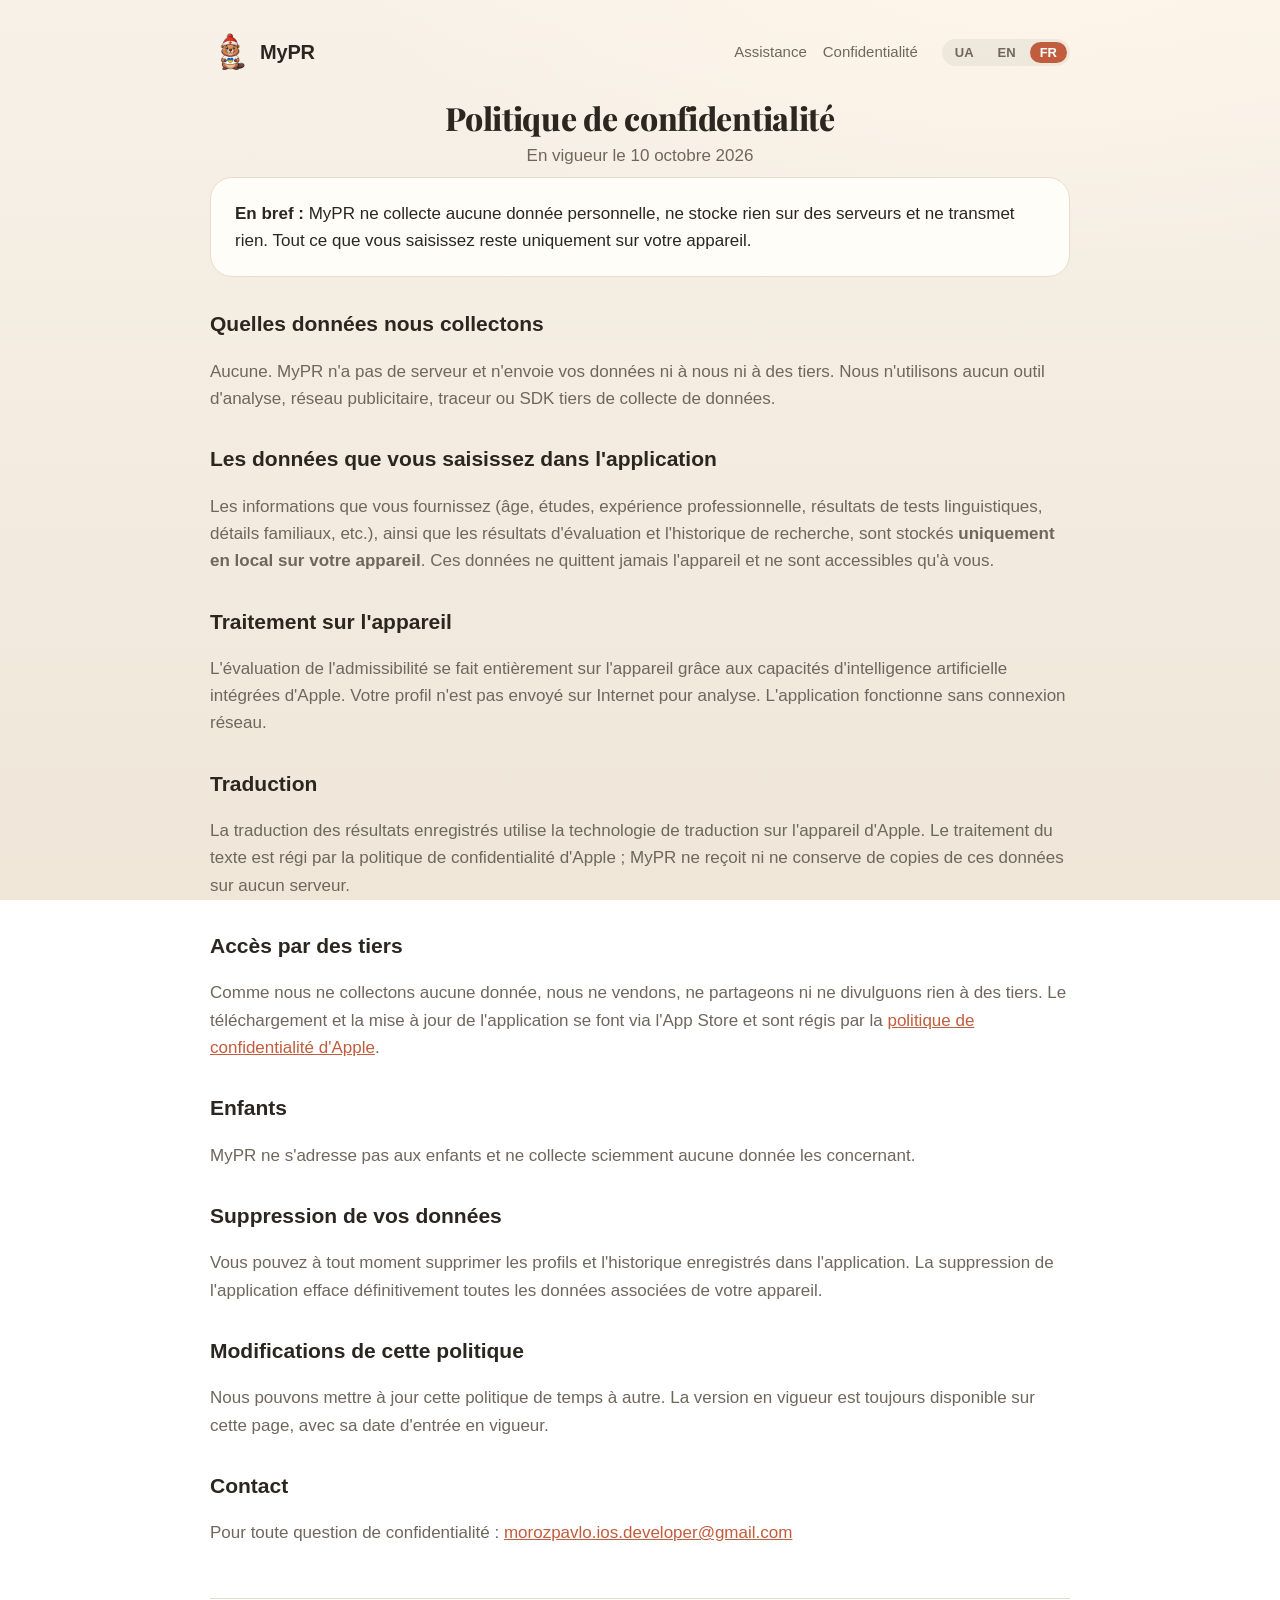
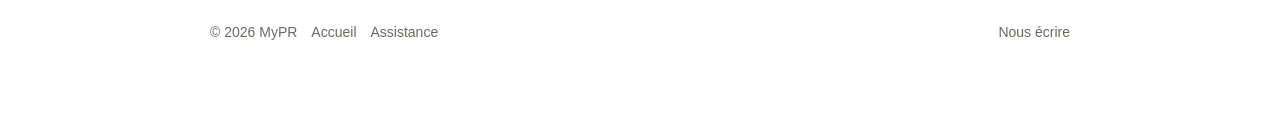
<file: fr/privacy.html>
<!DOCTYPE html>
<html lang="fr">
<head>
  <meta charset="utf-8">
  <meta name="viewport" content="width=device-width, initial-scale=1">
  <title>Politique de confidentialité — MyPR</title>
  <meta name="description" content="Politique de confidentialité de MyPR. MyPR ne collecte ni ne transmet aucune donnée personnelle — tout reste sur votre appareil.">
  <link rel="icon" href="../assets/beaver.png">
  <link rel="apple-touch-icon" href="../assets/beaver.png">
  <link rel="preconnect" href="https://fonts.googleapis.com">
  <link rel="preconnect" href="https://fonts.gstatic.com" crossorigin>
  <link href="https://fonts.googleapis.com/css2?family=Playfair+Display:wght@700;800&display=swap" rel="stylesheet">
  <link rel="stylesheet" href="../styles.css">
</head>
<body>
  <div class="wrap">
    <header class="site">
      <a class="brand" href="index.html">
        <img src="../assets/beaver.png" alt="MyPR">
        <span class="name">MyPR</span>
      </a>
      <nav class="site">
        <a class="navlink" href="support.html">Assistance</a>
        <a class="navlink" href="privacy.html">Confidentialité</a>
        <span class="lang-switch">
          <a href="../privacy.html">UA</a>
          <a href="../en/privacy.html">EN</a>
          <a class="active" href="privacy.html">FR</a>
        </span>
      </nav>
    </header>

    <h1 class="display page-title">Politique de confidentialité</h1>
    <p class="page-sub">En vigueur le 10 octobre 2026</p>

    <div class="card">
      <p style="margin:0"><strong>En bref :</strong> MyPR ne collecte aucune donnée personnelle, ne stocke rien sur des serveurs et ne transmet rien. Tout ce que vous saisissez reste uniquement sur votre appareil.</p>
    </div>

    <div class="prose">
      <h2>Quelles données nous collectons</h2>
      <p>Aucune. MyPR n'a pas de serveur et n'envoie vos données ni à nous ni à des tiers. Nous n'utilisons aucun outil d'analyse, réseau publicitaire, traceur ou SDK tiers de collecte de données.</p>

      <h2>Les données que vous saisissez dans l'application</h2>
      <p>Les informations que vous fournissez (âge, études, expérience professionnelle, résultats de tests linguistiques, détails familiaux, etc.), ainsi que les résultats d'évaluation et l'historique de recherche, sont stockés <strong>uniquement en local sur votre appareil</strong>. Ces données ne quittent jamais l'appareil et ne sont accessibles qu'à vous.</p>

      <h2>Traitement sur l'appareil</h2>
      <p>L'évaluation de l'admissibilité se fait entièrement sur l'appareil grâce aux capacités d'intelligence artificielle intégrées d'Apple. Votre profil n'est pas envoyé sur Internet pour analyse. L'application fonctionne sans connexion réseau.</p>

      <h2>Traduction</h2>
      <p>La traduction des résultats enregistrés utilise la technologie de traduction sur l'appareil d'Apple. Le traitement du texte est régi par la politique de confidentialité d'Apple ; MyPR ne reçoit ni ne conserve de copies de ces données sur aucun serveur.</p>

      <h2>Accès par des tiers</h2>
      <p>Comme nous ne collectons aucune donnée, nous ne vendons, ne partageons ni ne divulguons rien à des tiers. Le téléchargement et la mise à jour de l'application se font via l'App Store et sont régis par la <a href="https://www.apple.com/legal/privacy/">politique de confidentialité d'Apple</a>.</p>

      <h2>Enfants</h2>
      <p>MyPR ne s'adresse pas aux enfants et ne collecte sciemment aucune donnée les concernant.</p>

      <h2>Suppression de vos données</h2>
      <p>Vous pouvez à tout moment supprimer les profils et l'historique enregistrés dans l'application. La suppression de l'application efface définitivement toutes les données associées de votre appareil.</p>

      <h2>Modifications de cette politique</h2>
      <p>Nous pouvons mettre à jour cette politique de temps à autre. La version en vigueur est toujours disponible sur cette page, avec sa date d'entrée en vigueur.</p>

      <h2>Contact</h2>
      <p>Pour toute question de confidentialité : <a href="mailto:morozpavlo.ios.developer@gmail.com">morozpavlo.ios.developer@gmail.com</a></p>
    </div>

    <footer class="site">
      <span>© 2026 MyPR</span>
      <a href="index.html">Accueil</a>
      <a href="support.html">Assistance</a>
      <span class="spacer"></span>
      <a href="mailto:morozpavlo.ios.developer@gmail.com">Nous écrire</a>
    </footer>
  </div>
</body>
</html>
</file>
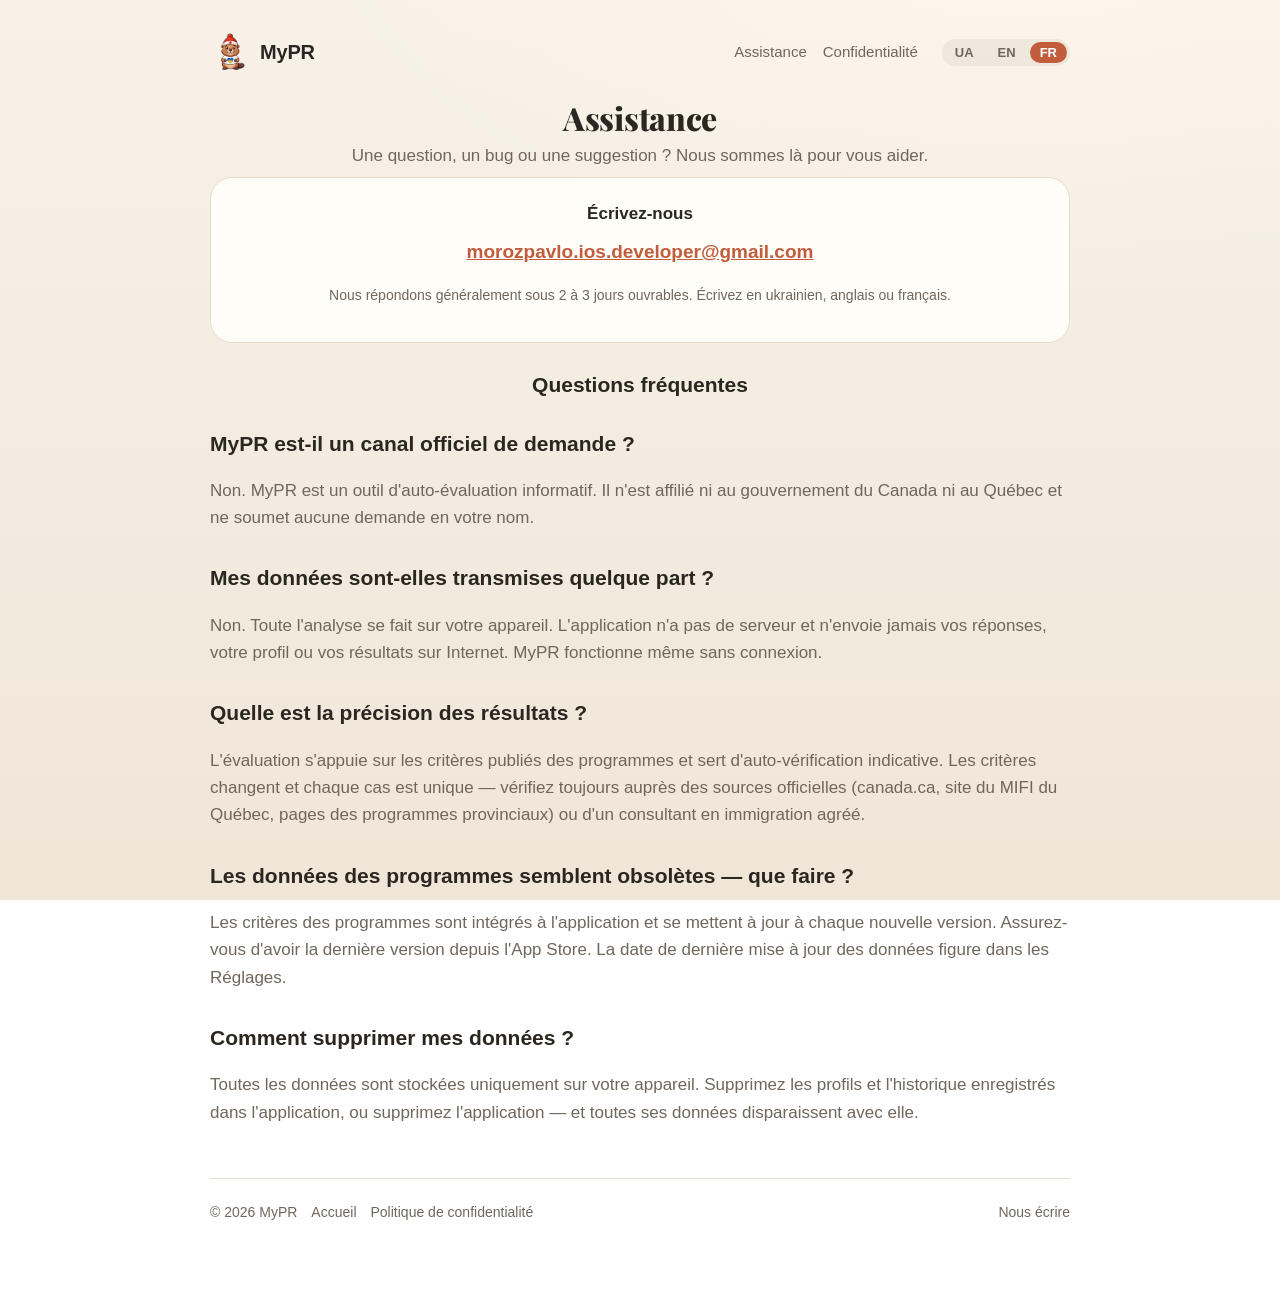
<file: fr/support.html>
<!DOCTYPE html>
<html lang="fr">
<head>
  <meta charset="utf-8">
  <meta name="viewport" content="width=device-width, initial-scale=1">
  <title>Assistance — MyPR</title>
  <meta name="description" content="Assistance de l'application MyPR : comment nous joindre et réponses aux questions fréquentes.">
  <link rel="icon" href="../assets/beaver.png">
  <link rel="apple-touch-icon" href="../assets/beaver.png">
  <link rel="preconnect" href="https://fonts.googleapis.com">
  <link rel="preconnect" href="https://fonts.gstatic.com" crossorigin>
  <link href="https://fonts.googleapis.com/css2?family=Playfair+Display:wght@700;800&display=swap" rel="stylesheet">
  <link rel="stylesheet" href="../styles.css">
</head>
<body>
  <div class="wrap">
    <header class="site">
      <a class="brand" href="index.html">
        <img src="../assets/beaver.png" alt="MyPR">
        <span class="name">MyPR</span>
      </a>
      <nav class="site">
        <a class="navlink" href="support.html">Assistance</a>
        <a class="navlink" href="privacy.html">Confidentialité</a>
        <span class="lang-switch">
          <a href="../support.html">UA</a>
          <a href="../en/support.html">EN</a>
          <a class="active" href="support.html">FR</a>
        </span>
      </nav>
    </header>

    <h1 class="display page-title">Assistance</h1>
    <p class="page-sub">Une question, un bug ou une suggestion ? Nous sommes là pour vous aider.</p>

    <div class="card" style="text-align:center">
      <h3 style="justify-content:center">Écrivez-nous</h3>
      <a class="contact-mail" href="mailto:morozpavlo.ios.developer@gmail.com">morozpavlo.ios.developer@gmail.com</a>
      <p style="color:var(--muted);font-size:14px">Nous répondons généralement sous 2 à 3 jours ouvrables. Écrivez en ukrainien, anglais ou français.</p>
    </div>

    <div class="prose">
      <h2 class="display" style="text-align:center">Questions fréquentes</h2>

      <h2>MyPR est-il un canal officiel de demande ?</h2>
      <p>Non. MyPR est un outil d'auto-évaluation informatif. Il n'est affilié ni au gouvernement du Canada ni au Québec et ne soumet aucune demande en votre nom.</p>

      <h2>Mes données sont-elles transmises quelque part ?</h2>
      <p>Non. Toute l'analyse se fait sur votre appareil. L'application n'a pas de serveur et n'envoie jamais vos réponses, votre profil ou vos résultats sur Internet. MyPR fonctionne même sans connexion.</p>

      <h2>Quelle est la précision des résultats ?</h2>
      <p>L'évaluation s'appuie sur les critères publiés des programmes et sert d'auto-vérification indicative. Les critères changent et chaque cas est unique — vérifiez toujours auprès des sources officielles (canada.ca, site du MIFI du Québec, pages des programmes provinciaux) ou d'un consultant en immigration agréé.</p>

      <h2>Les données des programmes semblent obsolètes — que faire ?</h2>
      <p>Les critères des programmes sont intégrés à l'application et se mettent à jour à chaque nouvelle version. Assurez-vous d'avoir la dernière version depuis l'App Store. La date de dernière mise à jour des données figure dans les Réglages.</p>

      <h2>Comment supprimer mes données ?</h2>
      <p>Toutes les données sont stockées uniquement sur votre appareil. Supprimez les profils et l'historique enregistrés dans l'application, ou supprimez l'application — et toutes ses données disparaissent avec elle.</p>
    </div>

    <footer class="site">
      <span>© 2026 MyPR</span>
      <a href="index.html">Accueil</a>
      <a href="privacy.html">Politique de confidentialité</a>
      <span class="spacer"></span>
      <a href="mailto:morozpavlo.ios.developer@gmail.com">Nous écrire</a>
    </footer>
  </div>
</body>
</html>
</file>
<file: styles.css>
:root {
  --bg: #f7f1e8;
  --bg2: #efe6d8;
  --card: #fffdf8;
  --ink: #2b2620;
  --muted: #6f675c;
  --line: #e7ddcd;
  --accent: #c15c3c;
  --accent-dark: #a94a2d;
  --accent-ink: #ffffff;
  --radius: 22px;
  --maxw: 900px;
}

* { box-sizing: border-box; }
html { -webkit-text-size-adjust: 100%; scroll-behavior: smooth; }

body {
  margin: 0;
  font-family: -apple-system, BlinkMacSystemFont, "Segoe UI", Roboto, Helvetica, Arial, sans-serif;
  color: var(--ink);
  background:
    radial-gradient(1200px 600px at 80% -10%, #fff6ea 0%, rgba(255,246,234,0) 60%),
    linear-gradient(180deg, var(--bg) 0%, var(--bg2) 100%);
  background-attachment: fixed;
  line-height: 1.6;
  font-size: 17px;
}

a { color: var(--accent); }

.wrap { max-width: var(--maxw); margin: 0 auto; padding: 18px 20px 72px; }

.sr-only {
  position: absolute; width: 1px; height: 1px; padding: 0; margin: -1px;
  overflow: hidden; clip: rect(0,0,0,0); white-space: nowrap; border: 0;
}

/* ---------- Display font (branded, serif, Cyrillic-ready) ---------- */
.display {
  font-family: "Playfair Display", Georgia, "Times New Roman", serif;
  font-weight: 800;
  letter-spacing: -0.3px;
  line-height: 1.12;
}
.hl {
  color: var(--accent-ink);
  background: var(--accent);
  padding: 0 .28em .06em;
  border-radius: 10px;
  box-decoration-break: clone;
  -webkit-box-decoration-break: clone;
}

/* ---------- Header ---------- */
header.site {
  display: flex;
  align-items: center;
  gap: 12px;
  padding: 14px 0 6px;
}
.brand { display: flex; align-items: center; gap: 10px; text-decoration: none; color: var(--ink); }
.brand img { width: 40px; height: 40px; object-fit: contain; }
.brand .name { font-weight: 800; font-size: 20px; letter-spacing: -0.2px; }

nav.site { margin-left: auto; display: flex; gap: 16px; font-size: 15px; align-items: center; }
nav.site a { color: var(--muted); text-decoration: none; }
nav.site a:hover { color: var(--ink); }

.lang-switch { display: inline-flex; gap: 4px; margin-left: 8px; background: rgba(0,0,0,.05); padding: 3px; border-radius: 999px; }
.lang-switch a {
  font-size: 13px; font-weight: 600; text-decoration: none; color: var(--muted);
  padding: 4px 10px; border-radius: 999px; line-height: 1;
}
.lang-switch a.active { background: var(--accent); color: var(--accent-ink); }

/* ---------- Hero ---------- */
.hero { text-align: center; padding: 18px 0 6px; }
.hero-banner {
  display: block;
  width: 100%;
  border-radius: var(--radius);
  border: 1px solid var(--line);
  box-shadow: 0 18px 50px -24px rgba(90,60,30,.4);
  margin: 6px 0 22px;
}
.hero p.lead { font-size: 19px; color: var(--muted); max-width: 640px; margin: 0 auto 22px; }

.cta {
  display: inline-flex; align-items: center; gap: 8px;
  background: var(--accent); color: var(--accent-ink); text-decoration: none;
  padding: 13px 24px; border-radius: 999px; font-weight: 700; font-size: 16px;
  box-shadow: 0 10px 24px -10px var(--accent);
}
.cta:hover { background: var(--accent-dark); }
.cta.ghost { background: transparent; color: var(--accent); box-shadow: none; border: 1.5px solid var(--accent); }

/* ---------- Sections ---------- */
h2.display { font-size: 27px; margin: 46px 0 10px; text-align: center; }
h3 { font-size: 17px; margin: 18px 0 4px; }

.cards { display: grid; grid-template-columns: repeat(2, 1fr); gap: 16px; margin: 10px 0; }
.card {
  background: var(--card);
  border: 1px solid var(--line);
  border-radius: var(--radius);
  padding: 22px 24px;
}
.card h3 { margin-top: 0; display: flex; align-items: center; gap: 8px; }
.card .ic { color: var(--accent); font-size: 20px; }

ul.features { list-style: none; padding: 0; margin: 6px 0 0; }
ul.features li { padding: 6px 0 6px 28px; position: relative; }
ul.features li::before { content: "✓"; position: absolute; left: 0; top: 6px; color: var(--accent); font-weight: 800; }

/* ---------- Screenshot gallery ---------- */
.gallery { display: flex; gap: 16px; overflow-x: auto; padding: 8px 4px 16px; scroll-snap-type: x mandatory; }
.gallery img {
  height: 540px; width: auto; border-radius: 26px; scroll-snap-align: center;
  border: 1px solid var(--line); box-shadow: 0 16px 40px -22px rgba(90,60,30,.5); flex: 0 0 auto; background: var(--card);
}

/* ---------- Content pages (support/privacy) ---------- */
.page-title { text-align: center; margin: 22px 0 6px; font-size: 32px; }
.page-sub { text-align: center; color: var(--muted); margin: 0 0 8px; }
.prose h2 { text-align: left; font-size: 21px; font-family: inherit; font-weight: 700; letter-spacing: 0; margin: 30px 0 6px; }
.prose p { color: var(--muted); }
.contact-mail { display: inline-block; font-size: 19px; font-weight: 700; margin: 6px 0 2px; }

.disclaimer {
  font-size: 14px; color: var(--muted);
  background: rgba(193,92,60,.07);
  border: 1px solid var(--line);
  border-radius: 16px; padding: 16px 18px; margin-top: 28px;
}

/* ---------- Footer ---------- */
footer.site {
  margin-top: 52px; padding-top: 22px; border-top: 1px solid var(--line);
  color: var(--muted); font-size: 14px;
  display: flex; flex-wrap: wrap; gap: 14px; align-items: center;
}
footer.site a { color: var(--muted); text-decoration: none; }
footer.site a:hover { color: var(--ink); }
footer.site .spacer { margin-left: auto; }

@media (max-width: 620px) {
  .cards { grid-template-columns: 1fr; }
  .gallery img { height: 440px; }
  nav.site .navlink { display: none; }
}
</file>
